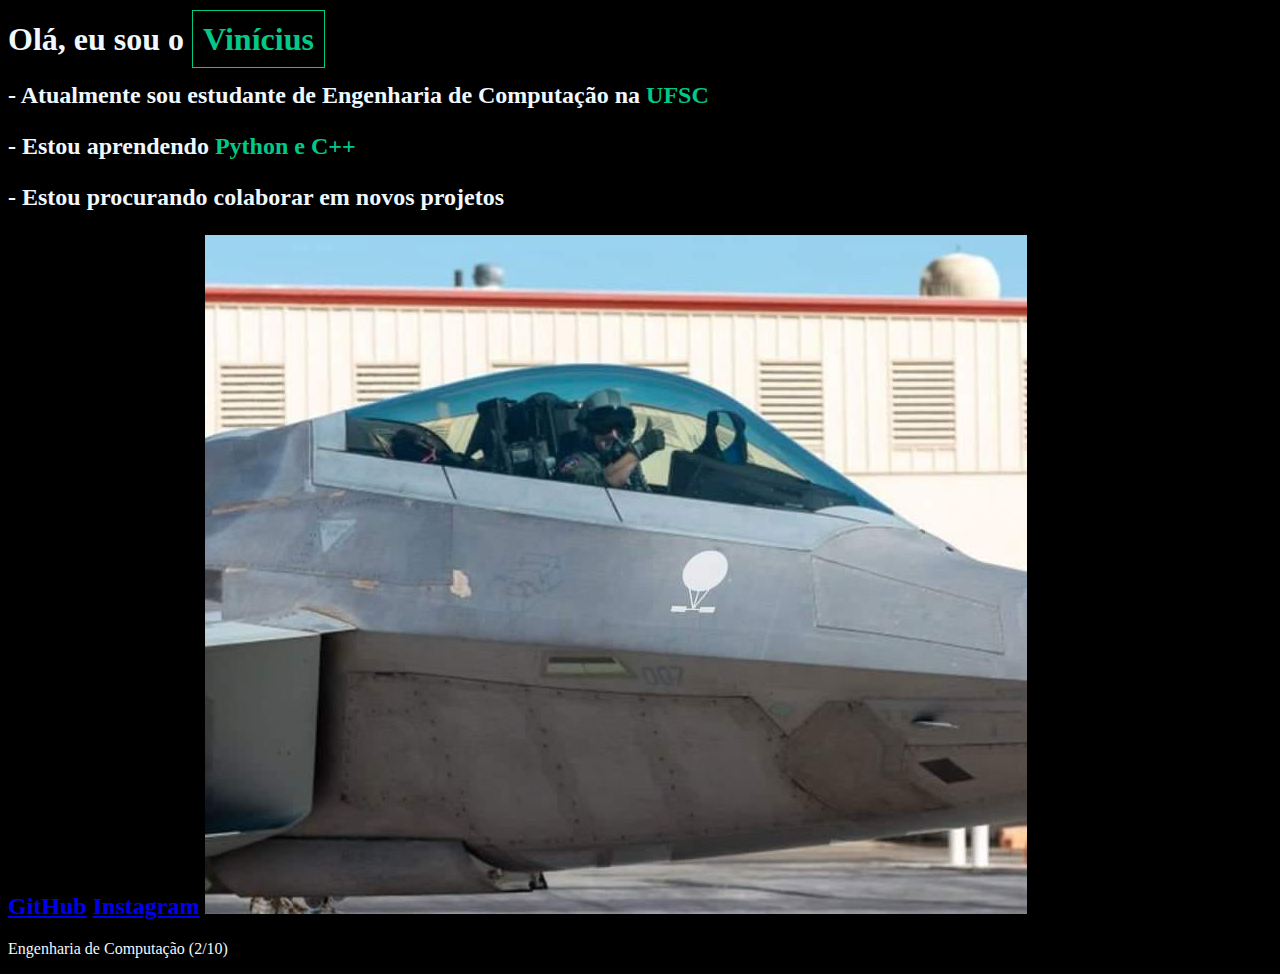
<file: Front/HTML-CSS/index.html>
<!DOCTYPE html>

<html lang="pt-br">
    <head>
        <meta charset="UTF-8">
        <meta name="viewport" content="width=device-width, initial-scale=1.0">
        <title> Portifolio</title>
        <link rel="stylesheet" href="style.css">
    </head>
    <body>
        <header>
        </header>

        <main>
            <h1>Olá, eu sou o <span> Vinícius </span>
            </h1>

            <h2><p>
                - Atualmente sou estudante de Engenharia de Computação na <strong> UFSC </strong>
            </p>

            <p>
                - Estou aprendendo <strong> Python e C++ </strong>
            </p>

            <p>
                - Estou procurando colaborar em novos projetos
            </p>

            <a href="https://github.com/vini-muchulski">GitHub</a>
            <a href="https://www.instagram.com/vini_muchulski/">Instagram</a>
            <img src = "f22_ballon.jpg" alt="f22 pilot" >
            </h2>
        </main>
        <!--  -->
        

        <p>
            Engenharia de Computação (2/10)
        </p>

         <!-- -->

    </body>
</html>
</file>
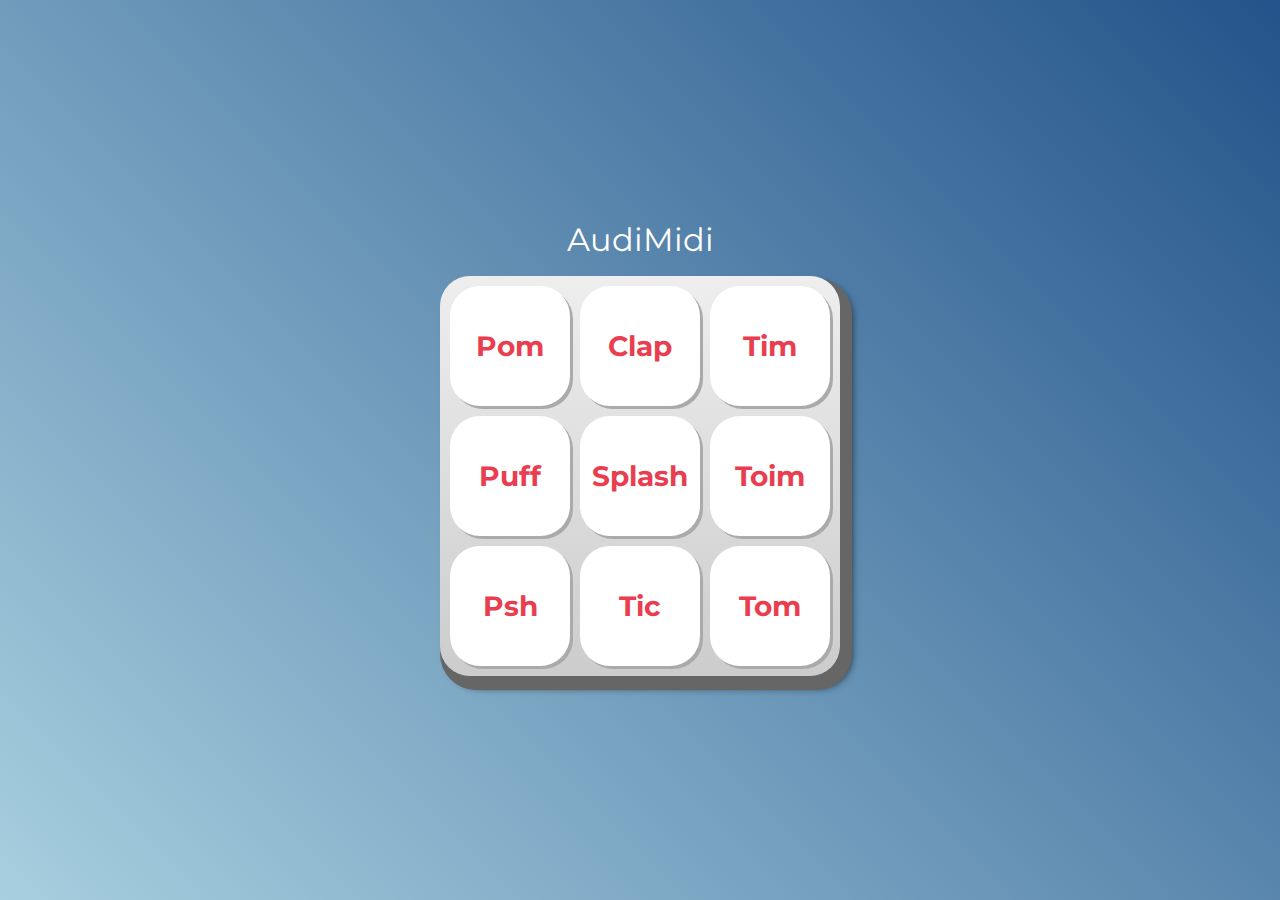
<file: Front/JS/C1/index.html>
<!DOCTYPE html>
<html lang="pt-BR">
<head>
    <meta charset="UTF-8">
    <meta http-equiv="X-UA-Compatible" content="IE=edge">
    <meta name="viewport" content="width=device-width, initial-scale=1.0">

    <title>AudiMidi</title>

    <link rel="preconnect" href="https://fonts.googleapis.com">
    <link rel="preconnect" href="https://fonts.gstatic.com" crossorigin>
    <link href="https://fonts.googleapis.com/css2?family=Montserrat:wght@500;600&display=swap" rel="stylesheet">

    <link rel="icon" type="image/png" href="images/bateria.png">
    <link rel="stylesheet" href="css/reset.css">
    <link rel="stylesheet" href="css/estilos.css">

    

</head>
<body>

    <h1>AudiMidi</h1>

    <section class="teclado">
        <button  class="tecla tecla_pom">Pom</button>
        <button class="tecla tecla_clap">Clap</button>
        <button class="tecla tecla_tim">Tim</button>

        <button class="tecla tecla_puff">Puff</button>
        <button class="tecla tecla_splash">Splash</button>
        <button class="tecla tecla_toim">Toim</button>

        <button class="tecla tecla_psh">Psh</button>
        <button class="tecla tecla_tic">Tic</button>
        <button class="tecla tecla_tom">Tom</button>
    </section>

    <audio  src="sounds/keyq.wav" id="som_tecla_pom"></audio>
    <audio  src="sounds/keyw.wav" id="som_tecla_clap"></audio>
    <audio  src="sounds/keye.wav" id="som_tecla_tim"></audio>
    <audio  src="sounds/keya.wav" id="som_tecla_puff"></audio>
    <audio  src="sounds/keys.wav" id="som_tecla_splash"></audio>
    <audio  src="sounds/keyd.wav" id="som_tecla_toim"></audio>
    <audio  src="sounds/keyz.wav" id="som_tecla_psh"></audio>
    <audio  src="sounds/keyx.wav" id="som_tecla_tic"></audio>
    <audio  src="sounds/keyc.wav" id="som_tecla_tom"></audio>

    <script src="main.js"></script>

</body>
</html>
</file>
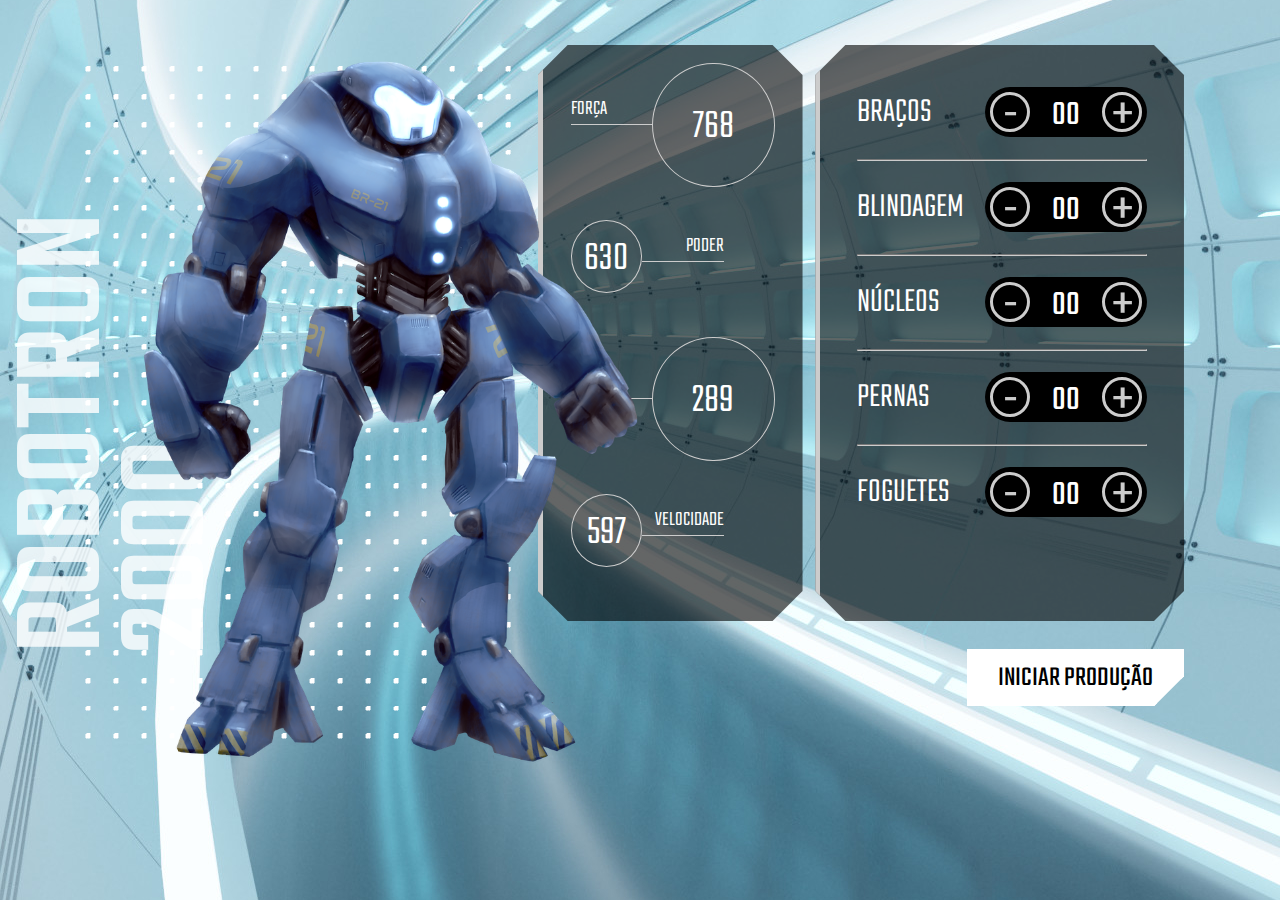
<file: Front/JS/C2/index.html>
<!DOCTYPE html>
<html lang="en">
<head>
    <meta charset="UTF-8">
    <meta http-equiv="X-UA-Compatible" content="IE=edge">
    <meta name="viewport" content="width=device-width, initial-scale=1.0">
    <link rel="shortcut icon" type="image/jpg" href="img/favicon.ico"/>
    <title>Robotron 2000</title>

    <link rel="stylesheet" href="css/style.css">
    <link rel="preconnect" href="https://fonts.googleapis.com">
    <link rel="preconnect" href="https://fonts.gstatic.com" crossorigin>
    <link href="https://fonts.googleapis.com/css2?family=Teko:wght@300;500&display=swap" rel="stylesheet"> 

   
</head>
<body>
    <main>
        <section class="robotron">
            <img class="robo" src="img/robotron.png" alt="Robotron" id="robotron">
            <figcaption class="titulo">ROBOTRON <br>2000</figcaption>
        </section>

        <section class="box estatisticas">
            <div class="estatistica">
                <p class="estatistica-titulo">Força</p>
                <div class="estatistica-valor">
                    <p class="estatistica-numero" data-estatistica="forca">768</p>
                </div>
            </div>
            <div class="estatistica">
                <p class="estatistica-titulo">Poder</p>
                <div class="estatistica-valor">
                    <p class="estatistica-numero" data-estatistica="poder">630</p>
                </div>
            </div>
            <div class="estatistica">
                <p class="estatistica-titulo">Energia</p>
                <div class="estatistica-valor">
                    <p class="estatistica-numero" data-estatistica="energia">289</p>
                </div>
            </div>
            <div class="estatistica">
                <p class="estatistica-titulo">Velocidade</p>
                <div class="estatistica-valor">
                    <p class="estatistica-numero" data-estatistica="velocidade">597</p>
                </div>
            </div>
        </section>

        <section class="equipamentos">
            <form action="" class="montador">
                <div class="box montador-conteudo">
                    <div class="peca">
                        <label for="" class="peca-titulo">Braços</label>
                        <div class="controle">
                            <buttom class="controle-ajuste" id="subtrair">-</buttom>
                            <input type="text" class="controle-contador" value="00" id="braco">
                            <buttom class="controle-ajuste" id="somar">+</buttom>
                        </div>
                    </div>
                    <hr class="linha">
                    <div class="peca">
                        <label for="" class="peca-titulo">Blindagem</label>
                        <div class="controle">
                            <buttom class="controle-ajuste">-</buttom>
                            <input type="text" class="controle-contador" value="00">
                            <buttom class="controle-ajuste">+</buttom>
                        </div>
                    </div>
                    <hr class="linha">
                    <div class="peca">
                        <label for="" class="peca-titulo">Núcleos</label>
                        <div class="controle">
                            <buttom class="controle-ajuste">-</buttom>
                            <input type="text" class="controle-contador" value="00">
                            <buttom class="controle-ajuste">+</buttom>
                        </div>
                    </div>
                    <hr class="linha">
                    <div class="peca">
                        <label for="" class="peca-titulo">Pernas</label>
                        <div class="controle">
                            <buttom class="controle-ajuste">-</buttom>
                            <input type="text" class="controle-contador" value="00">
                            <buttom class="controle-ajuste">+</buttom>
                        </div>
                    </div>
                    <hr class="linha">
                    <div class="peca">
                        <label for="" class="peca-titulo">Foguetes</label>
                        <div class="controle">
                            <buttom class="controle-ajuste">-</buttom>
                            <input type="text" class="controle-contador" value="00">
                            <buttom class="controle-ajuste">+</buttom>
                        </div>
                    </div>
                </div>
                <input type="submit" value="Iniciar produção" class="producao" id="producao">
            </form>
        </section>
    </main>

    <script src="main.js"></script>
</body>
</html>
</file>
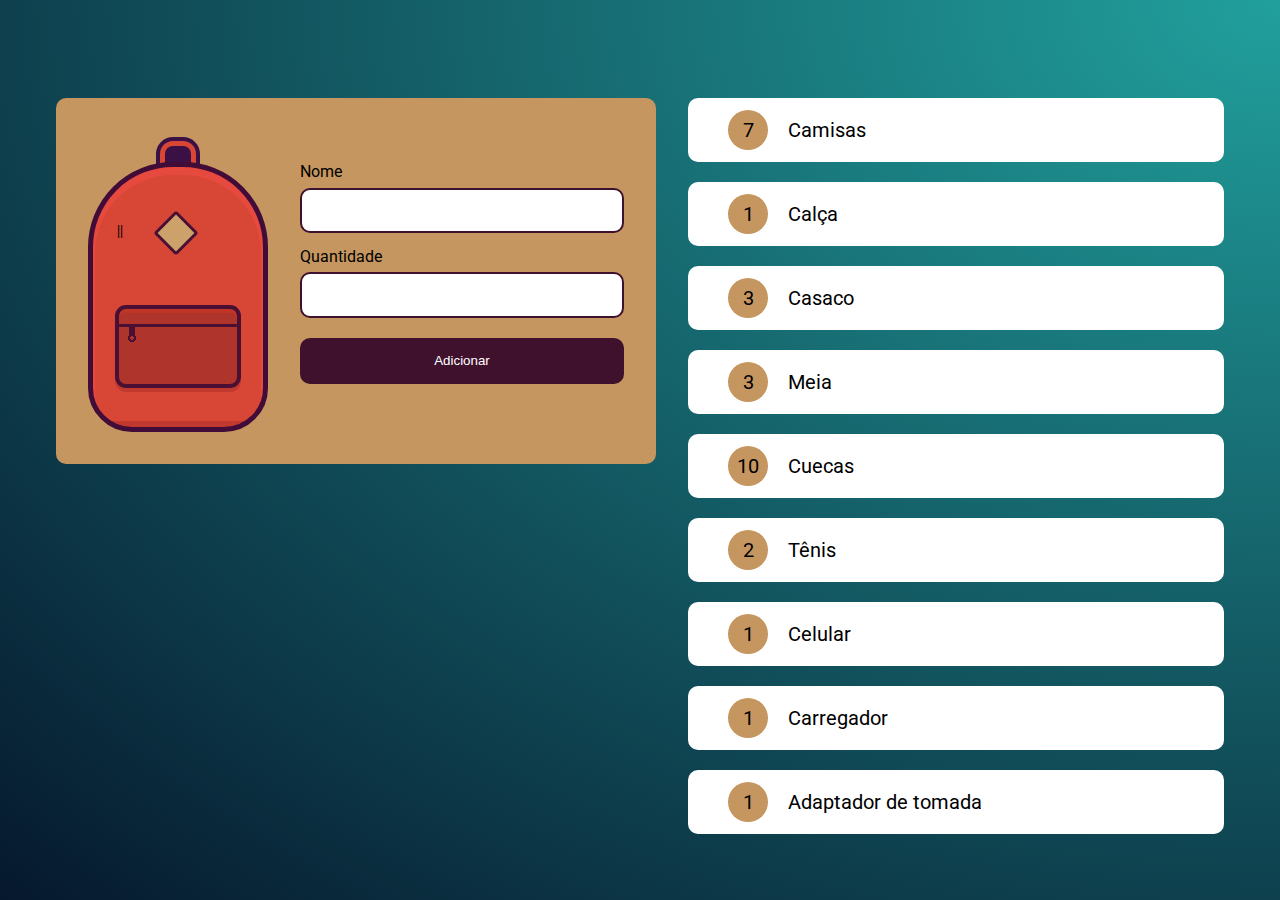
<file: Front/JS/C3/index.html>
<!DOCTYPE html>
<html lang="en">
<head>
    <meta charset="UTF-8">
    <meta http-equiv="X-UA-Compatible" content="IE=edge">
    <meta name="viewport" content="width=device-width, initial-scale=1.0">
    <title>Mochila de viagem</title>
    <link rel="stylesheet" href="css/style.css">

    <link rel="preconnect" href="https://fonts.googleapis.com">
    <link rel="preconnect" href="https://fonts.gstatic.com" crossorigin>
    <link href="https://fonts.googleapis.com/css2?family=Roboto&display=swap" rel="stylesheet"> 
</head>
<body>
    <main class="conteudo">
        <div class="principal">
            <div class="mochila"></div>
            <form action="" class="adicionar" id="novoItem">
                <label for="item">Nome</label>
                <input type="text" name="nome" id="nome">
                <label for="item">Quantidade</label>
                <input type="number" name="quantidade" id="quantidade">
                <input type="submit" value="Adicionar" class="cadastrar">
            </form>
        </div>
        
        <ul class="lista" id="lista">
            <li class="item"><strong>7</strong>Camisas</li>
            <li class="item"><strong>1</strong>Calça</li>
            <li class="item"><strong>3</strong>Casaco</li>
            <li class="item"><strong>3</strong>Meia</li>
            <li class="item"><strong>10</strong>Cuecas</li>
            <li class="item"><strong>2</strong>Tênis</li>
            <li class="item"><strong>1</strong>Celular</li>
            <li class="item"><strong>1</strong>Carregador</li>
            <li class="item"><strong>1</strong>Adaptador de tomada</li>
        </ul>
    </main>

    <script src="main.js"></script>
</body>
</html>
</file>
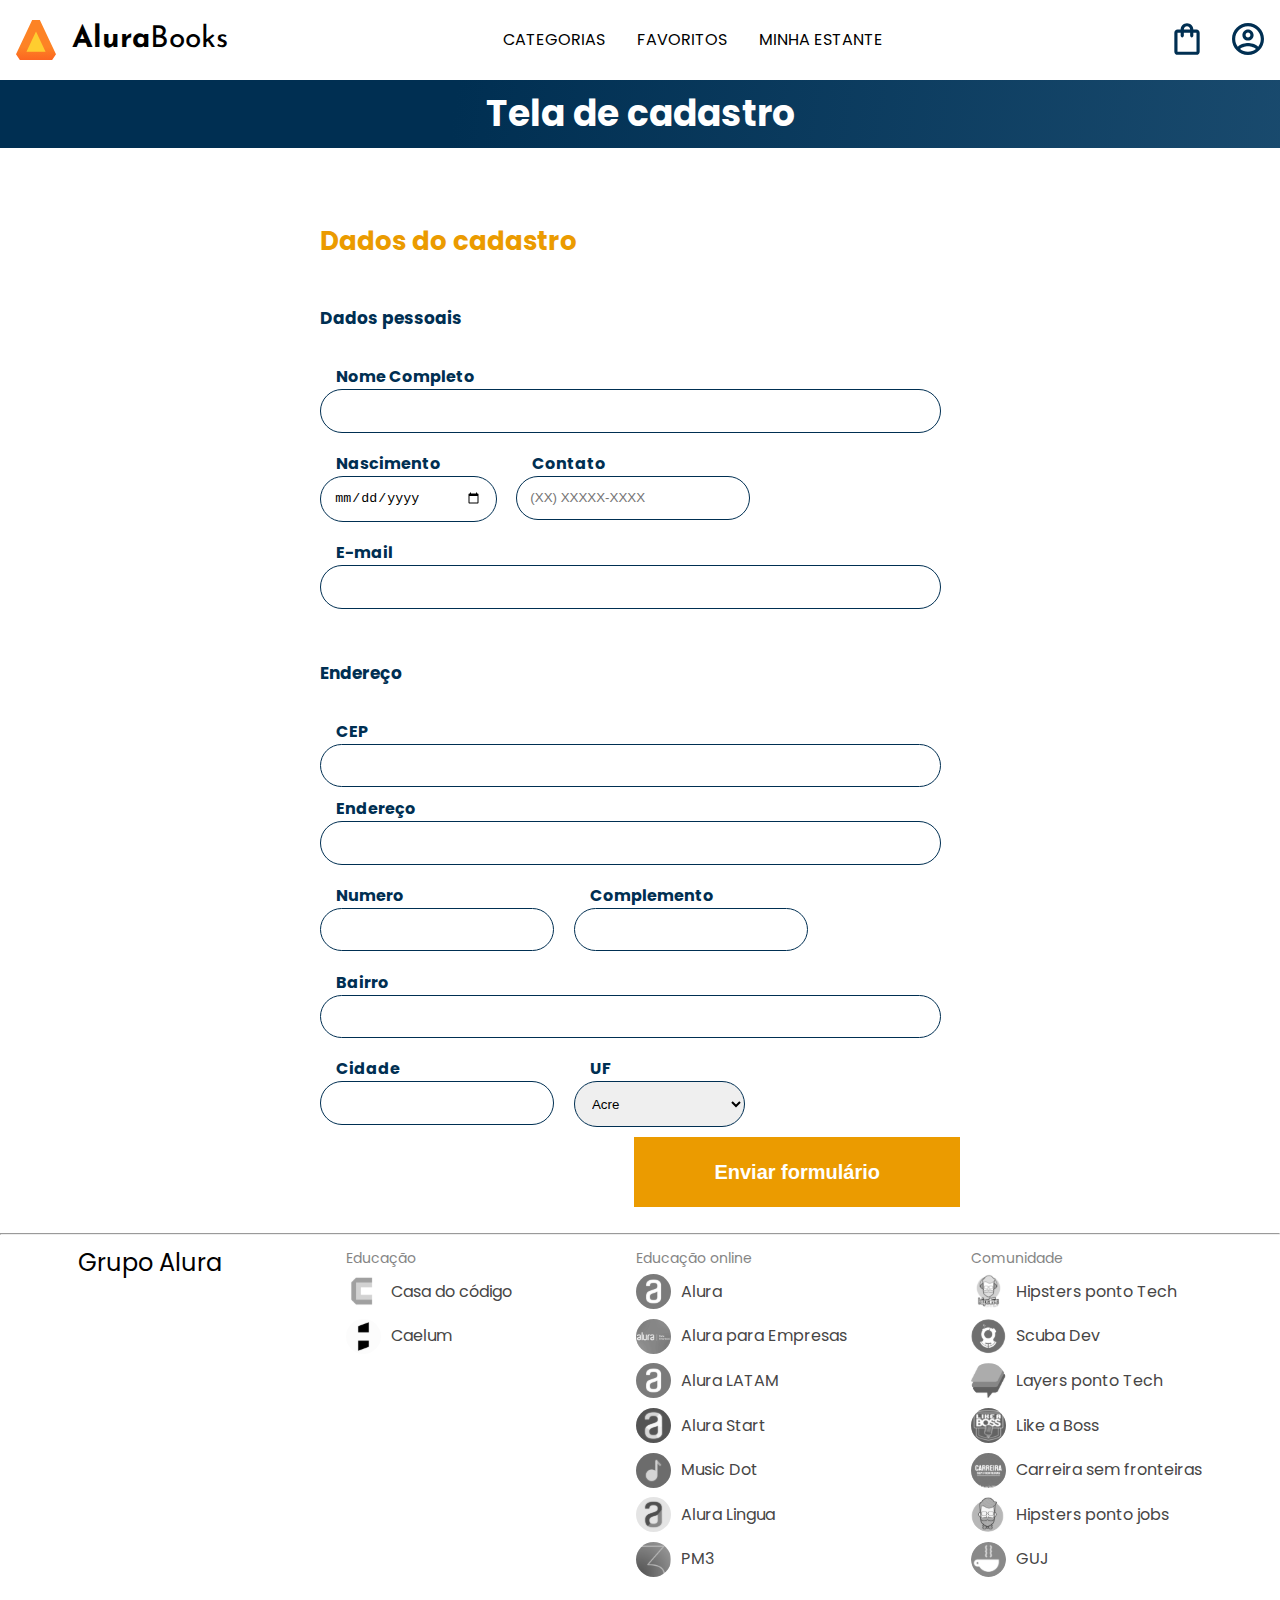
<file: Front/JS/C5/index.html>
<!DOCTYPE html>
<html lang="en">

<head>
    <meta charset="UTF-8">
    <meta http-equiv="X-UA-Compatible" content="IE=edge">
    <meta name="viewport" content="width=device-width, initial-scale=1.0">
    <link rel="stylesheet" href="./styles/reset.css">
    <link rel="preconnect" href="https://fonts.googleapis.com">
    <link rel="preconnect" href="https://fonts.gstatic.com" crossorigin>
    <link href="https://fonts.googleapis.com/css2?family=Poppins:wght@300;400;500;700&display=swap" rel="stylesheet">
    <link rel="stylesheet" href="https://unpkg.com/swiper@8/swiper-bundle.min.css" />
    <link href="https://fonts.googleapis.com/css2?family=Josefin+Sans:wght@400;700&display=swap" rel="stylesheet">
    <link rel="stylesheet" href="./styles/styles.css">
    <title>Formulário de cadastro</title>
</head>

<body>

    <header class="cabeçalho">
        <div class="container">
            <input type="checkbox" id="menu" class="container__botao">
            <label for="menu" class="container__rotulo">
                <span class="cabeçalho__menu-hamburguer container__imagem"></span>
            </label>
            <ul class="lista-menu">
                <li class="lista-menu__titulo">Categorias</li>
                <li class="lista-menu__item">
                    <a href="#" class="lista-menu__link">Programação</a>
                </li>
                <li class="lista-menu__item">
                    <a href="#" class="lista-menu__link">Front-end</a>
                </li>
                <li class="lista-menu__item">
                    <a href="#" class="lista-menu__link">Infraestrutura</a>
                </li>
                <li class="lista-menu__item">
                    <a href="#" class="lista-menu__link">Business</a>
                </li>
                <li class="lista-menu__item">
                    <a href="#" class="lista-menu__link">Design & UX</a>
                </li>
            </ul>
            <img src="img/Logo.svg" alt="Logo da Alurabooks" class="container__imagem">
            <h1 class="container__titulo"><b class="container__titulo--negrito">Alura</b>Books</h1>
        </div>

        <ul class="opções">
            <input type="checkbox" id="opções-menu" class="opções__botão">
            <li class="opções__item"><a href="#" class="opções__link">Categorias</a></li>
            <li class="opções__item"><a href="#" class="opções__link">Favoritos</a></li>
            <li class="opções__item"><a href="#" class="opções__link">Minha estante</a></li>
        </ul>

        <div class="container">
            <a href="#"><img src="img/Favoritos.svg" alt="Meus favoritos"
                    class="container__imagem container__imagem-transparente"></a>
            <a href="#" class="container__link">
                <img src="img/Compras.svg" alt="Carrinhos de compras" class="container__imagem">
                <p class="container__texto">Minha sacola</p>
            </a>
            <a href="#" class="container__link">
                <img src="img/Usuario.svg" alt="Meu perfil" class="container__imagem">
                <p class="container__texto">Meu perfil</p>
            </a>
        </div>
    </header>

    <section class="banner">
        <h2 class="banner__titulo">Tela de cadastro</h2>
    </section>

    <main class="principal">
        <h2 class="principal__titulo">Dados do cadastro</h2>

        <form class="principal__formulario" id="formulario" target="_blank"
            onsubmit="location.replace('./cadastro-finalizado.html')">
            <h3 class="principal__subtitulo">Dados pessoais</h3>
            <div class="formulario__campo">
                <label class="campo__etiqueta" for="nome">Nome Completo</label>
                <input name="nome" id="nome" class="campo__escrita" required />
            </div>
            <div class="formulario__dupla">
                <div class="formulario__campo">
                    <label class="campo__etiqueta" for="nascimento">Nascimento</label>
                    <input name="nascimento" id="nascimento" type="date" class="campo__escrita" required />
                </div>
                <div class="formulario__campo">
                    <label class="campo__etiqueta" for="telefone">Contato</label>
                    <input name="telefone" id="telefone" type="tel" placeholder="(XX) XXXXX-XXXX" class="campo__escrita"
                        required />
                </div>
            </div>
            <div class="formulario__campo">
                <label class="campo__etiqueta" for="email">E-mail</label>
                <input name="email" id="email" type="email" class="campo__escrita" required />
            </div>

            <h3 class="principal__subtitulo">Endereço</h3>

            <div class="formulario__campo">
                <label class="campo__etiqueta" for="cep">CEP</label>
                <input name="cep" id="cep" class="campo__escrita" required />
            </div>

            <div class="formulario__campo">
                <label class="campo__etiqueta" for="endereco">Endereço</label>
                <input name="endereco" id="endereco" class="campo__escrita" required />
            </div>
            <div class="formulario__dupla">
                <div class="formulario__campo">
                    <label class="campo__etiqueta" for="numero">Numero</label>
                    <input name="numero" id="numero" class="campo__escrita" required />
                </div>
                <div class="formulario__campo">
                    <label class="campo__etiqueta" for="complemento">Complemento</label>
                    <input name="complemento" id="complemento" class="campo__escrita" />
                </div>
            </div>
            <div class="formulario__campo">
                <label class="campo__etiqueta" for="bairro">Bairro</label>
                <input name="bairro" id="bairro" class="campo__escrita" required />
            </div>
            <div class="formulario__dupla">
                <div class="formulario__campo">
                    <label class="campo__etiqueta" for="cidade">Cidade</label>
                    <input name="cidade" id="cidade" class="campo__escrita" required />
                </div>

                <div class="formulario__campo">
                    <label class="campo__etiqueta" for="estado">UF</label>
                    <select id="estado" name="estado" class="campo__escrita">
                        <option value="AC">Acre</option>
                        <option value="AL">Alagoas</option>
                        <option value="AP">Amapá</option>
                        <option value="AM">Amazonas</option>
                        <option value="BA">Bahia</option>
                        <option value="CE">Ceará</option>
                        <option value="DF">Distrito Federal</option>
                        <option value="ES">Espírito Santo</option>
                        <option value="GO">Goiás</option>
                        <option value="MA">Maranhão</option>
                        <option value="MT">Mato Grosso</option>
                        <option value="MS">Mato Grosso do Sul</option>
                        <option value="MG">Minas Gerais</option>
                        <option value="PA">Pará</option>
                        <option value="PB">Paraíba</option>
                        <option value="PR">Paraná</option>
                        <option value="PE">Pernambuco</option>
                        <option value="PI">Piauí</option>
                        <option value="RJ">Rio de Janeiro</option>
                        <option value="RN">Rio Grande do Norte</option>
                        <option value="RS">Rio Grande do Sul</option>
                        <option value="RO">Rondônia</option>
                        <option value="RR">Roraima</option>
                        <option value="SC">Santa Catarina</option>
                        <option value="SP">São Paulo</option>
                        <option value="SE">Sergipe</option>
                        <option value="TO">Tocantins</option>
                        <option value="EX">Estrangeiro</option>
                    </select>
                </div>

            </div>


            <input type="submit" value="Enviar formulário" class="formulario__botao" id="enviar">
        </form>
    </main>

    <hr>
    <footer class="rodapé">
        <h2 class="rodapé__titulo">Grupo Alura</h2>
        <ul class="lista-rodapé">
            <li class="lista-rodapé__titulo">Educação</li>
            <li class="lista-rodapé__item">
                <img src="img/CasaDoCodigo.svg" alt="Logo da casa do código">
                <a href="https://www.casadocodigo.com.br/" class="lista-rodapé__link">Casa do código</a>
            </li>
            <li class="lista-rodapé__item">
                <img src="img/Caelum.svg" alt="Logo da caelum">
                <a href="https://caelum.com.br/" class="lista-rodapé__link">Caelum</a>
            </li>
        </ul>

        <ul class="lista-rodapé">
            <li class="lista-rodapé__titulo">Educação online</li>
            <li class="lista-rodapé__item">
                <img src="img/Alura.svg" alt="Logo da Alura">
                <a href="https://www.alura.com.br/" class="lista-rodapé__link">Alura</a>
            </li>
            <li class="lista-rodapé__item">
                <img src="img/AluraEmpresas.svg" alt="Logo da Alura para Empresas">
                <a href="https://www.alura.com.br/empresas" class="lista-rodapé__link">Alura para Empresas</a>
            </li>
            <li class="lista-rodapé__item">
                <img src="img/AluraLATAM.svg" alt="Logo da Alura Latam">
                <a href="https://www.aluracursos.com/" class="lista-rodapé__link">Alura LATAM</a>
            </li>
            <li class="lista-rodapé__item">
                <img src="img/AluraStart.svg" alt="Logo da Alura START">
                <a href="https://www.alurastart.com.br/" class="lista-rodapé__link">Alura Start</a>
            </li>
            <li class="lista-rodapé__item">
                <img src="img/MusicDot.svg" alt="Logo da Music Dot">
                <a href="https://www.musicdot.com.br/" class="lista-rodapé__link">Music Dot</a>
            </li>
            <li class="lista-rodapé__item">
                <img src="img/AluraLingua.svg" alt="Logo da Alura Lingua">
                <a href="https://www.aluralingua.com.br/" class="lista-rodapé__link">Alura Lingua</a>
            </li>
            <li class="lista-rodapé__item">
                <img src="img/PM3.svg" alt="Logo da PM3">
                <a href="https://www.cursospm3.com.br/" class="lista-rodapé__link">PM3</a>
            </li>
        </ul>

        <ul class="lista-rodapé">
            <li class="lista-rodapé__titulo">Comunidade</li>
            <li class="lista-rodapé__item">
                <img src="img/HipstersTech.svg" alt="Logo do Hipsters ponto Tech">
                <a href="https://hipsters.tech/" class="lista-rodapé__link">Hipsters ponto Tech</a>
            </li>
            <li class="lista-rodapé__item">
                <img src="img/ScubaDev.svg" alt="Logo do Scuba Dev">
                <a href="https://scuba.dev.br/" class="lista-rodapé__link">Scuba Dev</a>
            </li>
            <li class="lista-rodapé__item">
                <img src="img/LayersTech.svg" alt="Logo do Layers ponto Tech">
                <a href="https://layerspontotech.com.br/" class="lista-rodapé__link">Layers ponto Tech</a>
            </li>
            <li class="lista-rodapé__item">
                <img src="img/LikeABoss.svg" alt="Logo do Like a Boss">
                <a href="https://likeaboss.com.br/" class="lista-rodapé__link">Like a Boss</a>
            </li>
            <li class="lista-rodapé__item">
                <img src="img/CarreiraSemFronteira.svg" alt="Logo do Carreira sem fronteiras">
                <a href="https://www.carreirasemfronteiras.com.br/" class="lista-rodapé__link">Carreira sem
                    fronteiras</a>
            </li>
            <li class="lista-rodapé__item">
                <img src="img/HipstersJobs.svg" alt="Logo do Hipsters ponto jobs">
                <a href="https://hipsters.jobs/" class="lista-rodapé__link">Hipsters ponto jobs</a>
            </li>
            <li class="lista-rodapé__item">
                <img src="img/GUJ.svg" alt="Logo do GUJ">
                <a href="https://www.guj.com.br/" class="lista-rodapé__link">GUJ</a>
            </li>
        </ul>
    </footer>
    <script src="script.js"></script>
</body>

</html>
</file>
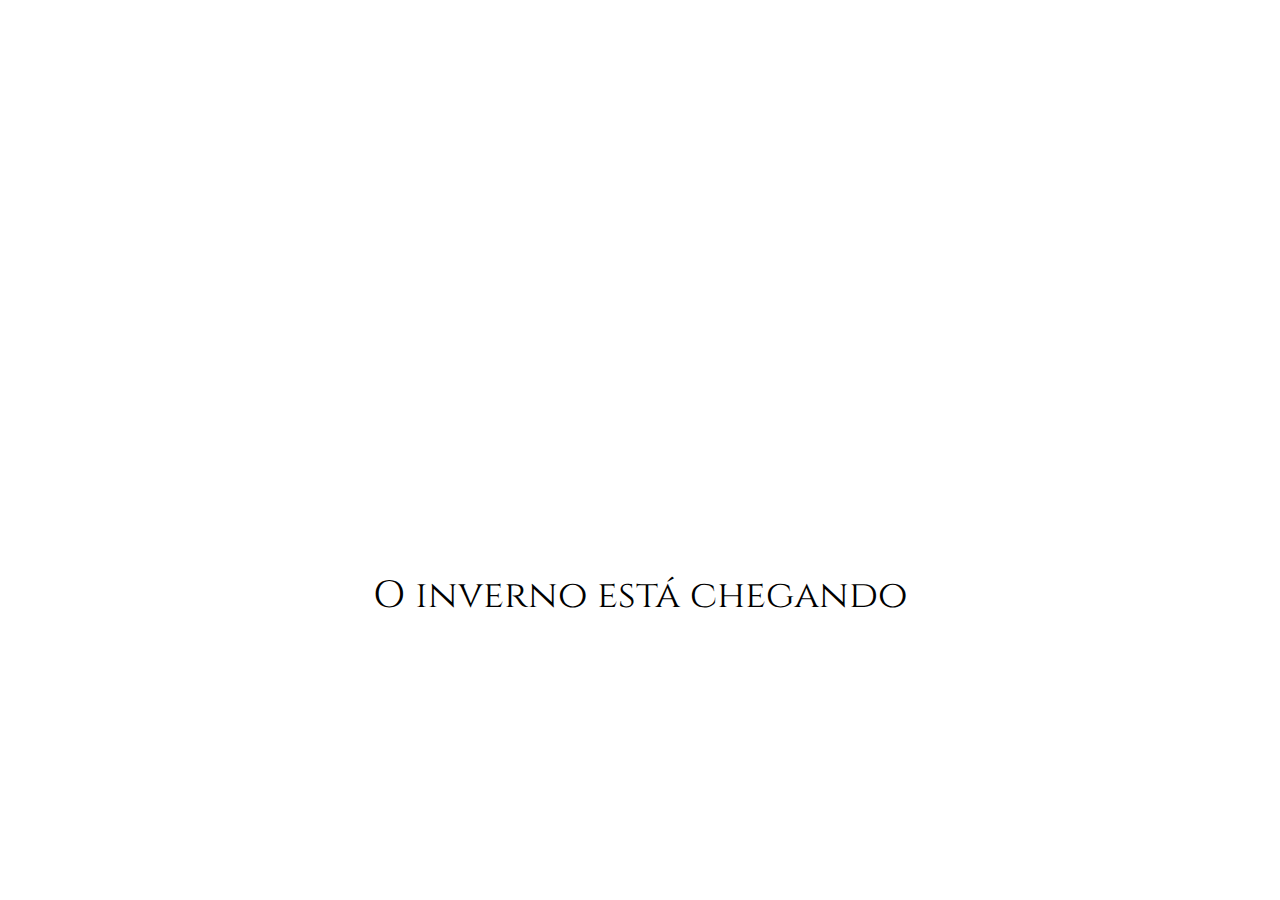
<file: Front/JS/EXS/ex1/index.html>
<!DOCTYPE html>
<html lang="en" >
<head>
  <meta charset="UTF-8">
  <title>Manipulando o DOM - Aula 1</title>
  <link rel="stylesheet" href="./style.css">
</head>
<body>

<!-- fonte  --> 
<link rel="preconnect" href="https://fonts.googleapis.com"> 
<link rel="preconnect" href="https://fonts.gstatic.com" crossorigin>
<link href="https://fonts.googleapis.com/css2?family=Cinzel:wght@600&display=swap" rel="stylesheet">
<!-- fonte  -->

<section class="container">
<div class="trono"></div>
<p id="texto">O inverno está chegando</p>
</section>

</body>
</html>
</file>
<file: Front/HTML-CSS/style.css>
body {
    background-color: black;
    color: aliceblue;
}
strong {
    color:  #03C988;
}

span{
    color:  #03C988;
    border: 1px solid  #03C988;
    padding: 10px;
}
</file>
<file: Front/JS/C1/css/estilos.css>
:root {
  --cinza: #aaa;
  --vermelha: #e93d50;
  --vermelha-escura: #af303f;
  --branca: #fff;
  --luz: rgb(229, 255, 0);
}

body {
  align-items: center;
  background: linear-gradient(45deg, #a7cfdf 0%,#23538a 100%);
  display: flex;
  justify-content: center;
  flex-direction: column;
  font-family: 'Montserrat', sans-serif;
  min-height: 100vh;
}

h1 {
  color: var(--branca);
  margin-bottom: 20px;
  font-size: 2rem;
}

.teclado {
  background: linear-gradient(to bottom, #eeeeee 0%,#cccccc 100%);
  box-shadow: 6px 8px 0 6px #666, 10px 10px 10px #000;
  border-radius: 30px;
  display: grid;
  gap: 10px;
  grid-template-columns: repeat(3, 1fr);
  padding: 10px;
}

.tecla {
  background-color: var(--branca);
  border-radius: 30px;
  box-shadow: 3px 3px 0 var(--cinza);
  color: var(--vermelha);
  cursor: pointer;
  height: 120px;
  font-size: 1.75em;
  font-weight: bold;
  line-height: 120px;
  text-align: center;
  width: 120px;
}

.tecla.ativa,
.tecla:active {
  background-color: var(--vermelha);
  border: 4px solid  var(--vermelha);
  box-shadow: 3px 3px 0 var(--vermelha-escura) inset;
  color: var(--branca);
  outline: none;
}

.tecla.focus,
.tecla:focus {
  outline: none;
  box-shadow: 1px 1px 10px var(--luz);
}

.tecla.active:focus,
.tecla:active:focus {
  box-shadow: 3px 3px 0 var(--vermelha-escura) inset, 1px 1px 10px var(--luz);
}
</file>
<file: Front/JS/C2/css/style.css>
:root {
    --main-cinza: #CCCCCC;
    --main-branco: #FFFFFF;
    --main-preto: #000000;
}

* {
    box-sizing: border-box;
}

body {
    background: url(../img/fundo.jpg);
    background-position: center center;
    background-size: cover cover;
    padding: 0;
    margin: 0;
    font-weight: 300;
}

body, input {
    font-family: 'Teko', sans-serif;
}

main {
    width: 80vw;
    height: 80vh;
    margin: 10vh 8vw 10vh 12vw;
    display: flex;
    gap: 1vw;
}

.robotron {
    background: url(../img/estrutura.png) no-repeat;
    background-position: center center;
    margin: 0;
    flex-basis: 40%;
    position: relative;
}

.robo {
    height: 110%;
    z-index: 1;
    position: absolute;
    left: -20%;
    top: -5%;
}

.titulo {
    transform: rotate(180deg);
    font-weight: 500;
    font-size: 130px;
    position: absolute;
    bottom: 7rem;
    left: -3rem;
    line-height: 0.8;
    writing-mode: vertical-rl;
    text-orientation: mixed;
    color: rgba(255,255,255,0.8)
}

.box {
    background: rgba(0,0,0,0.6);
    clip-path: polygon(calc(100% - 30px) 0, 100% 30px, 100% calc(100% - 30px), calc(100% - 30px) 100%, 30px 100%, 0 calc(100% - 30px), 0 30px, 30px 0);
    border-left: 5px solid var(--main-cinza);
    height: 80%;
}

/****************************** Equipamentos *****/

.equipamentos {
    flex-basis: 32%;
}

.montador {
    height: 100%;;
}

.montador-conteudo {
    padding: 2em 10%;
}

.peca {
    padding: 1em 0;
}

.peca-titulo {
    color: var(--main-branco);
    text-transform: uppercase;
    font-size: 2.5em;
}

.controle {
    background: var(--main-preto);
    border-radius: 25px;
    float: right;
    display: inline-flex;
    padding: 5px;
    align-items: center;
    align-self: flex-end;
}

.controle-contador {
    width: 40px;
    height: 35px;
    background: none;
    border: 0;
    margin: 0 1rem;
    color: var(--main-branco);
    text-align: center;
    font-size: 2.5em;
    display: inline-flex;
    align-items: center;
    padding-top: 8px;
}

.controle-ajuste {
    display: inline-block;
    width: 40px;
    height: 40px;
    line-height: 44px;
    border-radius: 50%;
    color: var(--main-cinza);
    font-size: 4em;
    background: var(--main-preto);
    text-align: center;
    border: 3px solid var(--main-cinza);
    cursor: pointer;
}

.linha {
    border-color: var(--main-cinza);
}

.producao {
    margin-top: 1em;
    font-size: 2em;
    text-transform: uppercase;
    padding: 0.2em 1em;
    float: right;
    border: 3px solid var(--main-branco);
    background: var(--main-branco);
    clip-path: polygon(100% 0, 100% calc(100% - 30px), calc(100% - 30px) 100%, 0 100%, 0 0);
    cursor: pointer;
}

.producao:hover {
    background: var(--main-preto);
    color: var(--main-branco)
}



/****************************** Estatísticas *****/
.estatisticas {
    flex-basis: 23%;
    padding: 2em 2em 0;
}

.estatistica {
    color: var(--main-branco);
    display: flex;
    align-items: flex-start;
    height: 25%;
}

.estatistica-titulo {
    font-size: 1.5em;
    border-bottom: 1px solid var(--main-cinza);
    flex-basis: 40%;
    text-transform: uppercase;
    order: 1
}

.estatistica-valor {
    flex-basis: 60%;
    position: relative;
    margin: 10px 0 0;
    order: 2;
    margin: -10px 0 0;
}

.estatistica-valor::after {
    content: "";
    display: block;
    padding-bottom: 100%;
    border: 1px solid var(--main-cinza);
    border-radius: 50%;
}

.estatistica-numero {
    position: absolute;
    top: 50%;
    transform: translateY(-46%);
    width: 100%;
    line-height: 100%;
    text-align: center;
    font-size: 3em;
    margin: 0;
}

.estatistica:nth-child(2n) .estatistica-titulo {
    order: 2;
    text-align: right;
}

.estatistica:nth-child(2n) .estatistica-valor {
    order: 1;
    flex-basis: 35%;
    margin: 10px 0 0;
}

@media screen and (max-width: 1600px) {
    body { 
        font-size: 14px;
    }
    main {
        width: 90vw;
        height: 80vh;
        margin: 5vh auto;
    }
}

@media screen and (max-width: 1200px) {
    body { 
        font-size: 13px;
    }

    main {
        width: 96vw;
        height: 80vh;
        margin: 10vh auto;
    }
}
</file>
<file: Front/JS/C3/css/style.css>
html {
    background: radial-gradient(farthest-corner at right top,#21A09D, #06182D);
    height: 100%;
    font-family: 'Roboto', cursive;
}

.conteudo {
    padding: 10vh 3em 0;
    display: flex;
    align-items: flex-start;
    gap: 2em;
}

.principal {
    flex-grow: 1;
    flex-basis: auto;
    min-width: 600px;
    padding: 4em 2em 2em;
    box-sizing: border-box;
    display: flex;
    background: #C5965F;
    border-radius: 10px;
    gap: 2em;
}
  
.mochila {
    min-width: 170px;
    max-width: 170px;
    height: 180px;
    padding-top: 80px;
    background-color: #d84736;
    box-shadow: inset 0 6px 0 2px #e64a3e, 0 -93px 0 -77px #3b1045, 0 -93px 0 -72px #d84736, 0 -93px 0 -68px #3b1045;
    background-image: linear-gradient(to right, transparent 5px, transparent 20px, transparent 1px, transparent 25px, transparent 5px, transparent 20px, transparent 20px, transparent 86px, #c1382e 45px, #c1382e 230px, transparent 25px, transparent 172px );
    background-position: center 254px;
    background-size: 305px 6px;
    background-repeat: repeat-x; 
    border: 5px solid #410c38;
    border-radius: 85px 85px 44px 44px;
    display: inline-block;
    vertical-align: top;
    flex-basis: auto;
    flex-grow: 1;
}
  
.mochila:before, .mochila:after {
    display: block;
    content: '';
    position: absolute;
  }
  
.mochila:before {
    height: 75px;
    width: 118px;
    background-image: radial-gradient(circle closest-corner at 13px 29px , #af342c, #af342c 2px, transparent 2px, transparent), radial-gradient(circle closest-corner at 13px 29px , #491033, #491033 4px, transparent 4px, transparent), linear-gradient(to bottom, transparent 10px, transparent 15px, #491033 5px, #491033 18px, transparent 18px, transparent 100px), linear-gradient(to right, #af342c 10px, #af342c 10px, transparent 10px, transparent 16px, #af342c 9px, #af342c 50px), linear-gradient(to bottom, #af342c 8px, #af342c 16px, #491033 8px, #491033 30px, #af342c 20px, #af342c 72px, #af342c 10px, #af342c 57px, #af342c 5%);
    margin-left: 22px;
    margin-top: 58px;
    border: 4px solid #491033;
    border-radius: 11px;
    box-shadow: 0 4px 0 0 #c1382e, inset 0px 4px 1px 0 #c03527;
    content: '||';
    color: transparent;
    font-family: Comic Sans MS;
    font-weight: bold;
    z-index: 1;
    text-shadow: rgb(0, 0, 0) -2px -86px 0px;
    font-size: 14px;
}
  
.mochila:after {
    margin-left: 67px;
    margin-top: -30px;
    background: #cca16a;
    width:26px;
    height:26px;
    border: 3px solid #491033;
    border-radius: 3px;
    transform: rotate(45deg);
}

.adicionar {
    width: 100%;
}

.adicionar input {
    width: 100%;
    box-sizing: border-box;
    margin: 0.5em 0 1em;
    padding: 1em 0.5em;
    border-radius: 10px;
    border: 2px solid #40112D;
}

.adicionar label {
    display: block;
}

.cadastrar {
    background-color: #40112D;
    color: #FFFFFF;
    cursor: pointer;
}

.lista {
    margin: 0;
    padding: 0;
}

.item {
    list-style: none;
    padding: 0.6em 2em;
    background: #FFFFFF;
    border-radius: 10px;
    margin: 0 0 1em;
    width: 100%;
    box-sizing: border-box;
    display: inline-flex;
    align-items: center;
    gap: 1em;
    font-size: 20px;
}

.item strong {
    border-radius: 50%;
    display: flex;
    align-items: center;
    justify-content: center;
    width: 40px;
    height: 40px;
    Background: #C5965F;
    font-weight: 400;
}
</file>
<file: Front/JS/C5/styles/styles.css>
@import url("header.css");
@import url("banner.css");
@import url("formulario.css");
@import url("rodape.css");
@import url("cadastro.css");

:root {
    --cor-de-fundo: #EBECEE;
    --branco: #FFFFFF;
    --laranja: #EB9B00;
    --azul-degrade: linear-gradient(97.54deg, #002F52 35.49%, #326589 165.37%);
    --fonte-principal: "Poppins";
    --azul: #002F52;
    --fonte-secundario: "Josefin Sans";
    --preto: #000000;
    --cinza: #474646;
    --cinza-claro: #858585;
    --vermelho: #D94937;
}

body {
    background-color: var(--branco);
    font-family: var(--fonte-principal);
    font-size: 16px;
    font-weight: 400;
}
</file>
<file: Front/JS/EXS/ex1/style.css>
* {
    margin: 0;
    padding: 0;
  }
  
  body {
    background: var(--cor-fundo);
    color: var(--cor-fonte);
    font-family: 'Cinzel', serif;
    font-size: 38px;
    user-select: none;
    transition: 2s;
  }
  
  .container {
    height: 90vh;
    width: 100%;
    display: flex;
    flex-direction: column;
    justify-content: center;
    align-items: center;
  }
  
  .trono {
    background-image: url("https://caelum-online-public.s3.amazonaws.com/1369-alura-mais-dark-mode/trono-preto.png");
    background-size: cover;
    width: 450px;
    height: 350px;
    margin-bottom: 30px;
    position: relative;
    top: 10%;
    right: 5%;
  }
</file>
